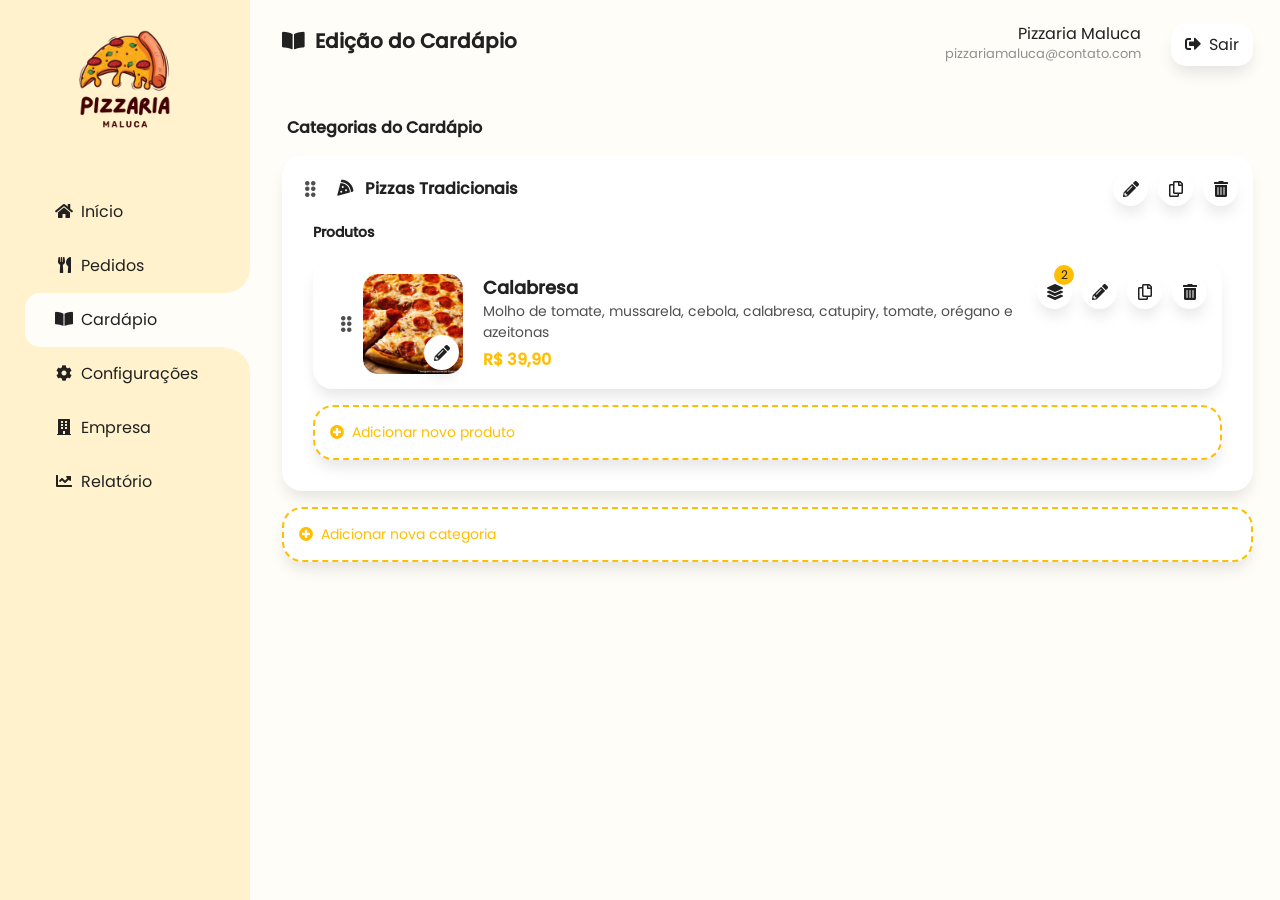
<file: client/painel/cardapio.html>
<!DOCTYPE html>
<html lang="pt-br">

<head>
  <meta charset="UTF-8">
  <meta name="viewport" content="width=device-width, initial-scale=1.0">
  <title>Painel - Pizzaria Maluca</title>

  <link rel="stylesheet" href="../css/bootstrap.min.css">
  <link rel="stylesheet" href="../css/fontawesome.css">
  <link rel="stylesheet" href="../css/animate.css">
  <link rel="stylesheet" href="../css/main.css">
  <link rel="stylesheet" href="./css/painel.css">

</head>

<body>

  <section class="bg-menu">

    <div class="menu-left">

      <div class="logo">
        <img src="../img/logo.png" width="100" alt="">
      </div>

      <div class="menus">

        <a href="./home.html" class="menu-item">
          <i class="fas fa-home"></i>Início
        </a>

        <a href="./pedidos.html" class="menu-item">
          <i class="fas fa-utensils"></i>Pedidos
        </a>

        <a href="./cardapio.html" class="menu-item active">
          <i class="fas fa-book-open"></i>Cardápio
        </a>

        <a href="./configuracoes.html" class="menu-item">
          <i class="fas fa-cog"></i>Configurações
        </a>

        <a href="./empresa.html" class="menu-item">
          <i class="fas fa-building"></i>Empresa
        </a>

        <a href="./relatorio.html" class="menu-item">
          <i class="fas fa-chart-line"></i>Relatório
        </a>

      </div>

    </div>

    <div class="conteudo">

      <div class="menu-top">
        <div class="container">
          <div class="row">
            <div class="col-12 d-flex align-items-center mt-4">

              <h1 class="title-page">
                <b>
                  <i class="fas fa-book-open"></i>&nbsp; Edição do Cardápio
                </b>
              </h1>

              <div class="container-right">
                <div class="container-dados">
                  <p>Pizzaria Maluca</p>
                  <span>pizzariamaluca@contato.com</span>
                </div>
                <a href="#" class="btn btn-white btn-sm">
                  <i class="fas fa-sign-out-alt"></i>&nbsp; Sair
                </a>
              </div>

            </div>
          </div>
        </div>
      </div>

      <div class="conteudo-inner">
        <div class="container">
          <div class="row">

            <div class="col-12" id="categorias">

              <div class="container-group mb-5">

                <p class="title-categoria mb-0"><b>Categorias do Cardápio</b></p>

                <div class="accordion" id="categoriasMenu">

                  <div class="card mt-3">
                    <div class="card-drag" id="headingOne">

                      <div class="drag-icon">
                        <i class="fas fa-ellipsis-v"></i>
                        <i class="fas fa-ellipsis-v"></i>
                      </div>

                      <div class="infos">
                        <a href="#" class="name mb-0" data-bs-toggle="collapse" data-bs-target="#collapseOne" aria-expanded="true" aria-controls="collapseOne">
                          <span class="me-2"><i class="fas fa-pizza-slice"></i></span>
                          <b>Pizzas Tradicionais</b>
                        </a>
                      </div>

                      <div class="actions">
                        <a href="#" class="icon-action">
                          <i class="fas fa-pencil-alt"></i>
                        </a>
                        <a href="#" class="icon-action">
                          <i class="far fa-copy"></i>
                        </a>
                        <a href="#" class="icon-action">
                          <i class="fas fa-trash-alt"></i>
                        </a>
                      </div>

                    </div>

                    <div id="collapseOne" class="collapse show" data-parent="#categoriasMenu">
                      <div class="card-body">

                        <p class="title-produtos mb-0"><b>Produtos</b></p>

                        <div class="lista-produtos" id="listaProdutos-one">

                          <div class="card mt-3 pl-0">
                            <div class="d-flex">
                              <div class="drag-icon-produto">
                                <i class="fas fa-ellipsis-v"></i>
                                <i class="fas fa-ellipsis-v"></i>
                              </div>
                              <div class="container-img-produto" style="background-image: url('../img/calabresa.jpg'); background-size: cover;">
                                <a href="#" class="icon-action me-1 mb-1">
                                  <i class="fas fa-pencil-alt"></i>
                                </a>
                              </div>
                              <div class="infos-produto">
                                <p class="name"><b>Calabresa</b></p>
                                <p class="description">Molho de tomate, mussarela, cebola, calabresa, catupiry, tomate, orégano e azeitonas</p>
                                <p class="price"><b>R$ 39,90</b></p>
                              </div>
                              <div class="actions">
                                <a href="#" class="icon-action">
                                  <span class="badge-adicionais">2</span>
                                  <i class="fas fa-layer-group"></i>
                                </a>
                                <a href="#" class="icon-action">
                                  <i class="fas fa-pencil-alt"></i>
                                </a>
                                <a href="#" class="icon-action">
                                  <i class="far fa-copy"></i>
                                </a>
                                <a href="#" class="icon-action">
                                  <i class="fas fa-trash-alt"></i>
                                </a>
                              </div>
                            </div>
                          </div>

                        </div>

                        <div class="card card-select mt-3">
                          <div class="infos-produto-opcional">
                            <p class="mb-0 color-primary">
                              <i class="fas fa-plus-circle"></i>&nbsp; Adicionar novo produto
                            </p>
                          </div>
                        </div>

                      </div>
                    </div>

                  </div>

                </div>

                <div class="card card-select mt-3">
                  <div class="infos-produto-opcional">
                    <p class="mb-0 color-primary">
                      <i class="fas fa-plus-circle"></i>&nbsp; Adicionar nova categoria
                    </p>
                  </div>
                </div>

              </div>

            </div>

          </div>
        </div>
      </div>

    </div>

  </section>

  <script type="text/javascript" src="../js/jquery-ui.js"></script>
  <script type="text/javascript" src="../js/jquery.min.js"></script>
  <script type="text/javascript" src="../js/bootstrap.bundle.min.js"></script>

</body>

</html>
</file>
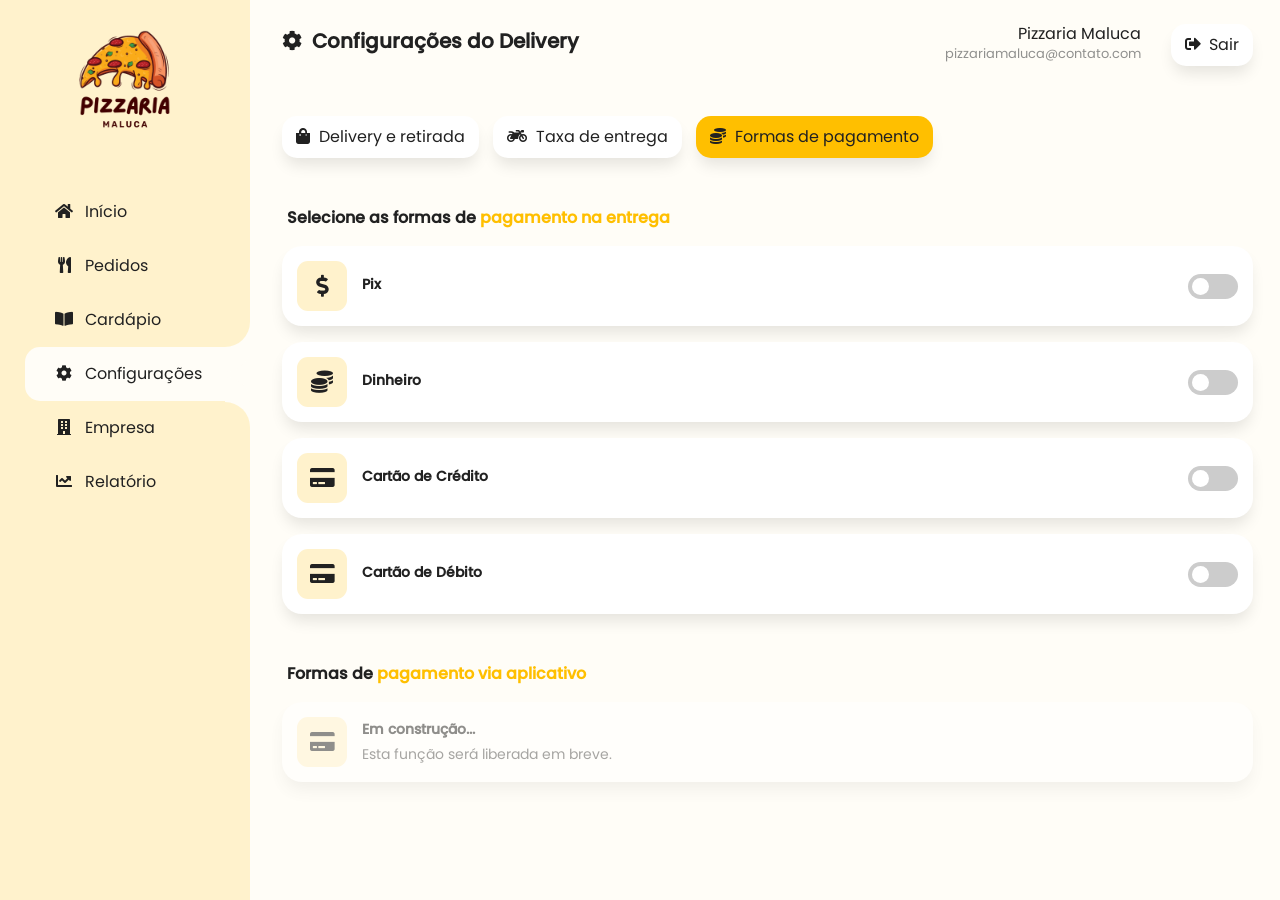
<file: client/painel/configuracoes.html>
<!DOCTYPE html>
<html lang="en">

<head>
  <meta charset="UTF-8">
  <meta name="viewport" content="width=device-width, initial-scale=1.0">
  <title>Painel - Pizzaria Maluca</title>

  <link rel="stylesheet" href="../css/bootstrap.min.css" />
  <link rel="stylesheet" href="../css/fontawesome.css" />
  <link rel="stylesheet" href="../css/animate.css" />
  <link rel="stylesheet" href="../css/main.css" />
  <link rel="stylesheet" href="./css/painel.css" />

</head>

<body>

  <section class="bg-menu">

    <div class="menu-left">

      <div class="logo">
        <img src="../img/logo.png" width="100" />
      </div>

      <div class="menus">

        <a href="./home.html" class="menu-item">
          <i class="fas fa-home"></i> Início
        </a>

        <a href="./pedidos.html" class="menu-item">
          <i class="fas fa-utensils"></i> Pedidos
        </a>

        <a href="./cardapio.html" class="menu-item">
          <i class="fas fa-book-open"></i> Cardápio
        </a>

        <a href="./configuracoes.html" class="menu-item active">
          <i class="fas fa-cog"></i> Configurações
        </a>

        <a href="./empresa.html" class="menu-item">
          <i class="fas fa-building"></i> Empresa
        </a>

        <a href="./relatorio.html" class="menu-item">
          <i class="fas fa-chart-line"></i> Relatório
        </a>

      </div>

    </div>

    <div class="conteudo">

      <div class="menu-top">
        <div class="container">
          <div class="row">
            <div class="col-12 d-flex align-items-center mt-4">

              <h1 class="title-page">
                <b>
                  <i class="fas fa-cog"></i>&nbsp; Configurações do Delivery
                </b>
              </h1>

              <div class="container-right">
                <div class="container-dados">
                  <p>Pizzaria Maluca</p>
                  <span>pizzariamaluca@contato.com</span>
                </div>
                <a href="#" class="btn btn-white btn-sm">
                  <i class="fas fa-sign-out-alt"></i>&nbsp; Sair
                </a>
              </div>

            </div>
          </div>
        </div>
      </div>

      <div class="conteudo-inner">
        <div class="container">
          <div class="row">

            <div class="col-12">

              <div class="menus-config">
                <a href="#" class="btn btn-white btn-sm">
                  <i class="fas fa-shopping-bag"></i> Delivery e retirada
                </a>
                <a href="#" class="btn btn-white btn-sm">
                  <i class="fas fa-motorcycle"></i> Taxa de entrega
                </a>
                <a href="#" class="btn btn-white btn-sm active">
                  <i class="fas fa-coins"></i> Formas de pagamento
                </a>
              </div>

            </div>

            <div class="col-12 mt-5 hidden" id="delivery-retirada">

              <p class="title-categoria mb-0">
                <b>Selecione as opções de entrega da sua loja</b>
              </p>

              <div class="container-group mb-3">
                <div class="card card-address cursor-default mt-3">
                  <div class="img-icon-details">
                    <i class="fas fa-box"></i>
                  </div>
                  <div class="infos config">
                    <p class="name mb-1"><b>Retirada</b></p>
                    <label class="switch">
                      <input type="checkbox" />
                      <span class="slider round"></span>
                      <span class="text mb-0">Desligado</span>
                    </label>
                  </div>
                  <div class="tempo disabled">
                    <div class="form-group">
                      <label><b>Tempo mínimo retirada (min)</b></label>
                      <input type="number" class="form-control" placeholder="20" disabled />
                    </div>
                    <div class="form-group">
                      <label><b>Tempo máximo retirada (min)</b></label>
                      <input type="number" class="form-control" placeholder="20" disabled />
                    </div>
                  </div>
                  <a class="btn btn-yellow btn-sm ms-4 disabled">
                    <i class="fas fa-check"></i>&nbsp; Salvar
                  </a>
                </div>
              </div>

              <div class="container-group mb-3">
                <div class="card card-address cursor-default mt-3">
                  <div class="img-icon-details">
                    <i class="fas fa-motorcycle"></i>
                  </div>
                  <div class="infos config">
                    <p class="name mb-1"><b>Delivery</b></p>
                    <label class="switch">
                      <input type="checkbox" checked />
                      <span class="slider round"></span>
                      <span class="text mb-0">Ligado</span>
                    </label>
                  </div>
                </div>
              </div>

            </div>

            <div class="col-12 mt-5 hidden" id="taxa-entrega">

              <p class="title-categoria mb-0">
                <b>Selecione as opções de taxas de entrega</b>
              </p>

              <div class="container-group inline mb-3">

                <div class="card mt-3">
                  <div class="group-select">
                    <div class="checks">
                      <label class="container-check">
                        <input type="checkbox" />
                        <span class="checkmark"></span>
                        Sem taxa
                      </label>
                    </div>
                  </div>
                </div>

                <div class="card mt-3">
                  <div class="group-select">
                    <div class="checks">
                      <label class="container-check">
                        <input type="checkbox" />
                        <span class="checkmark"></span>
                        Taxa única
                      </label>
                    </div>
                  </div>
                </div>

                <div class="card mt-3">
                  <div class="group-select">
                    <div class="checks">
                      <label class="container-check">
                        <input type="checkbox" />
                        <span class="checkmark"></span>
                        Taxa por distância
                      </label>
                    </div>
                  </div>
                </div>



              </div>

              <div class="container-group mb-3 hidden" id="container-sem-taxa">
                <div class="card card-address cursor-default mt-4">
                  <div class="infos">
                    <p class="name mb-0"><b>Nenhuma taxa será cobrada na entrega.</b></p>
                  </div>
                </div>
              </div>

              <div class="container-group mb-3 hidden" id="container-taxa-unica">
                <div class="card card-address cursor-default mt-4 pb-4 justify-content-start">

                  <div class="tempo">
                    <div class="form-group form-sm">
                      <label><b>Taxa (R$)</b></label>
                      <input type="text" class="form-control" placeholder="R$ 20,00" />
                    </div>
                    <div class="form-group me-3">
                      <label><b>Tempo mínimo entrega (min)</b></label>
                      <input type="text" class="form-control" placeholder="30" />
                    </div>
                    <div class="form-group">
                      <label><b>Tempo máximo entrega (min)</b></label>
                      <input type="text" class="form-control" placeholder="60" />
                    </div>
                  </div>
                  <a href="#" class="btn btn-yellow btn-sm ms-4">
                    <i class="fas fa-check"></i>&nbsp; Salvar Alterações
                  </a>

                </div>
              </div>

              <div class="container-group mb-3" id="container-taxa-distancia">

                <div class="card card-address cursor-default mt-4 pb-4 ps-4 justify-content-start">

                  <div class="tempo">
                    <div class="form-group form-sm">
                      <label><b>Distância (km)</b></label>
                      <input type="text" class="form-control" placeholder="5" />
                    </div>
                    <div class="form-group form-sm">
                      <label><b>Taxa (R$)</b></label>
                      <input type="text" class="form-control" placeholder="R$ 20,00" />
                    </div>
                    <div class="form-group me-3">
                      <label><b>Tempo mínimo entrega (min)</b></label>
                      <input type="text" class="form-control" placeholder="30" />
                    </div>
                    <div class="form-group">
                      <label><b>Tempo máximo entrega (min)</b></label>
                      <input type="text" class="form-control" placeholder="60" />
                    </div>
                  </div>
                  <a href="#" class="btn btn-yellow btn-sm ms-4">
                    <i class="fas fa-plus"></i>&nbsp; Adicionar
                  </a>

                </div>

                <p class="title-categoria mb-0 mt-5">
                  <b>Lista das taxas cadastradas:</b>
                </p>

                <div class="card mt-3">

                  <table class="table table-hover">
                    <thead>
                      <tr>
                        <th><b>Distância (km)</b></th>
                        <th><b>Taxa (R$)</b></th>
                        <th><b>Tempo de entrega (min)</b></th>
                        <th><b>Status</b></th>
                        <th><b>Ações</b></th>
                      </tr>
                    </thead>
                    <tbody>
                      <tr>
                        <td>Até 5km</td>
                        <td>R$ 5,00</td>
                        <td>de 60 a 90 min</td>
                        <td>
                          <span class="badge badge-success">Ativado</span>
                        </td>
                        <td>
                          <div class="dropdown">
                            <button class="btn btn-white btn-sm" type="button" data-bs-toggle="dropdown" aria-expanded="false">
                              <i class="fas fa-ellipsis-v"></i>
                            </button>
                            <div class="dropdown-menu">
                              <a href="#" class="dropdown-item">
                                <i class="fas fa-check"></i>&nbsp; <b>Ativar</b>
                              </a>
                              <a href="#" class="dropdown-item color-red">
                                <i class="fas fa-trash-alt"></i>&nbsp; <b>Remover</b>
                              </a>
                            </div>
                          </div>
                        </td>
                      </tr>
                      <tr>
                        <td>Até 5km</td>
                        <td>R$ 5,00</td>
                        <td>de 60 a 90 min</td>
                        <td>
                          <span class="badge badge-danger">Desativado</span>
                        </td>
                        <td>
                          <div class="dropdown">
                            <button class="btn btn-white btn-sm" type="button" data-bs-toggle="dropdown" aria-expanded="false">
                              <i class="fas fa-ellipsis-v"></i>
                            </button>
                            <div class="dropdown-menu">
                              <a href="#" class="dropdown-item">
                                <i class="fas fa-check"></i>&nbsp; <b>Ativar</b>
                              </a>
                              <a href="#" class="dropdown-item color-red">
                                <i class="fas fa-trash-alt"></i>&nbsp; <b>Remover</b>
                              </a>
                            </div>
                          </div>
                        </td>
                      </tr>
                    </tbody>
                  </table>

                </div>

              </div>

            </div>

            <div class="col-12 mt-5" id="forma-pagamento">

              <p class="title-categoria mb-0">
                <b>Selecione as formas de <b class="color-primary">pagamento na entrega</b></b>
              </p>

              <div class="container-group mb-3">
                <div class="card card-address cursor-default mt-3">
                  <div class="img-icon-details">
                    <i class="fas fa-dollar-sign"></i>
                  </div>
                  <div class="infos">
                    <p class="name mb-1"><b>Pix</b></p>
                  </div>
                  <label class="switch">
                    <input type="checkbox">
                    <span class="slider round"></span>
                  </label>
                </div>
              </div>

              <div class="container-group mb-3">
                <div class="card card-address cursor-default mt-3">
                  <div class="img-icon-details">
                    <i class="fas fa-coins"></i>
                  </div>
                  <div class="infos">
                    <p class="name mb-1"><b>Dinheiro</b></p>
                  </div>
                  <label class="switch">
                    <input type="checkbox">
                    <span class="slider round"></span>
                  </label>
                </div>
              </div>

              <div class="container-group mb-3">
                <div class="card card-address cursor-default mt-3">
                  <div class="img-icon-details">
                    <i class="fas fa-credit-card"></i>
                  </div>
                  <div class="infos">
                    <p class="name mb-1"><b>Cartão de Crédito</b></p>
                  </div>
                  <label class="switch">
                    <input type="checkbox">
                    <span class="slider round"></span>
                  </label>
                </div>
              </div>

              <div class="container-group mb-3">
                <div class="card card-address cursor-default mt-3">
                  <div class="img-icon-details">
                    <i class="fas fa-credit-card"></i>
                  </div>
                  <div class="infos">
                    <p class="name mb-1"><b>Cartão de Débito</b></p>
                  </div>
                  <label class="switch">
                    <input type="checkbox">
                    <span class="slider round"></span>
                  </label>
                </div>
              </div>

              <p class="title-categoria mb-0 mt-5">
                <b>Formas de <b class="color-primary">pagamento via aplicativo</b></b>
              </p>

              <div class="container-group mb-3 opacity-05">
                <div class="card card-address cursor-default mt-3">
                  <div class="img-icon-details">
                    <i class="fas fa-credit-card"></i>
                  </div>
                  <div class="infos">
                    <p class="name mb-1"><b>Em construção...</b></p>
                    <span class="text mb-0">Esta função será liberada em breve.</span>
                  </div>
                </div>
              </div>



            </div>

          </div>
        </div>
      </div>

    </div>

  </section>

  <script type="text/javascript" src="../js/bootstrap.bundle.min.js"></script>

</body>

</html>
</file>
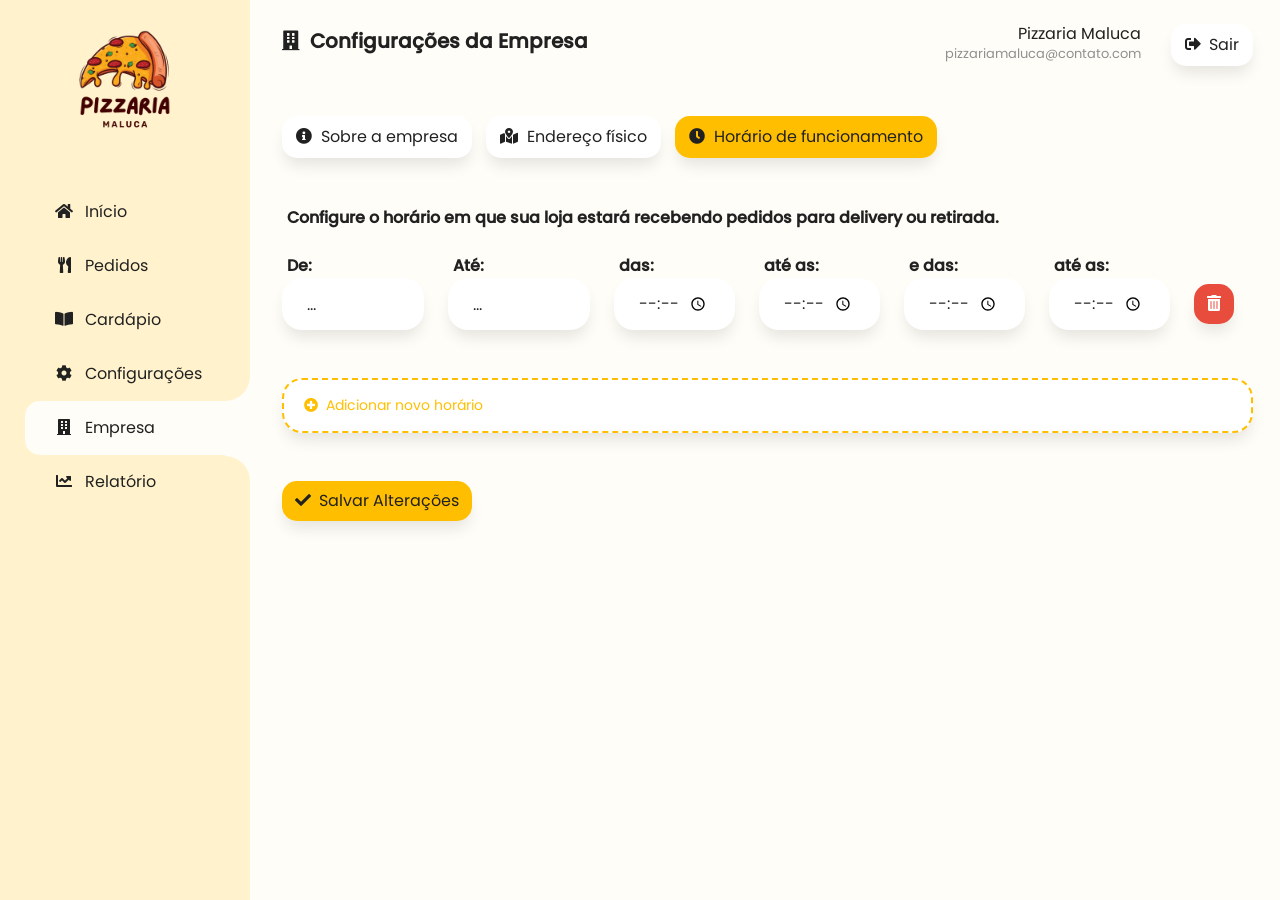
<file: client/painel/empresa.html>
<!DOCTYPE html>
<html lang="en">

<head>
  <meta charset="UTF-8">
  <meta name="viewport" content="width=device-width, initial-scale=1.0">
  <title>Painel - Pizzaria Maluca</title>

  <link rel="stylesheet" href="../css/bootstrap.min.css" />
  <link rel="stylesheet" href="../css/fontawesome.css" />
  <link rel="stylesheet" href="../css/animate.css" />
  <link rel="stylesheet" href="../css/main.css" />
  <link rel="stylesheet" href="./css/painel.css" />

</head>

<body>

  <section class="bg-menu">

    <div class="menu-left">

      <div class="logo">
        <img src="../img/logo.png" width="100" />
      </div>

      <div class="menus">

        <a href="./home.html" class="menu-item">
          <i class="fas fa-home"></i> Início
        </a>

        <a href="./pedidos.html" class="menu-item">
          <i class="fas fa-utensils"></i> Pedidos
        </a>

        <a href="./cardapio.html" class="menu-item">
          <i class="fas fa-book-open"></i> Cardápio
        </a>

        <a href="./configuracoes.html" class="menu-item">
          <i class="fas fa-cog"></i> Configurações
        </a>

        <a href="./empresa.html" class="menu-item active">
          <i class="fas fa-building"></i> Empresa
        </a>

        <a href="./relatorio.html" class="menu-item">
          <i class="fas fa-chart-line"></i> Relatório
        </a>

      </div>

    </div>

    <div class="conteudo">

      <div class="menu-top">
        <div class="container">
          <div class="row">
            <div class="col-12 d-flex align-items-center mt-4">

              <h1 class="title-page">
                <b>
                  <i class="fas fa-building"></i>&nbsp; Configurações da Empresa
                </b>
              </h1>

              <div class="container-right">
                <div class="container-dados">
                  <p>Pizzaria Maluca</p>
                  <span>pizzariamaluca@contato.com</span>
                </div>
                <a href="#" class="btn btn-white btn-sm">
                  <i class="fas fa-sign-out-alt"></i>&nbsp; Sair
                </a>
              </div>

            </div>
          </div>
        </div>
      </div>

      <div class="conteudo-inner">
        <div class="container">
          <div class="row">

            <div class="col-12">

              <div class="menus-config">
                <a href="#" class="btn btn-white btn-sm">
                  <i class="fas fa-info-circle"></i> Sobre a empresa
                </a>
                <a href="#" class="btn btn-white btn-sm">
                  <i class="fas fa-map-marked-alt"></i> Endereço físico
                </a>
                <a href="#" class="btn btn-white btn-sm active">
                  <i class="fas fa-clock"></i> Horário de funcionamento
                </a>
              </div>

            </div>

            <div class="col-12 mt-5 hidden" id="sobre">

              <div class="d-flex">
                <div class="logo-empresa">
                  <div class="container-img-sobre" style="background-image: url('../img/logo.png'); background-size: 70%;">
                    <a href="#" class="icon-action me-1 mb-1" data-bs-toggle="tooltip" data-bs-placement="top" title="Editar">
                      <i class="fa fa-pencil-alt"></i>
                    </a>
                  </div>
                </div>
                <div class="detalhes-empresa">

                  <p class="title-categoria mb-0">
                    <b>Nome da empresa:</b>
                  </p>

                  <div class="form-group mt-2">
                    <input type="text" class="form-control">
                  </div>

                  <p class="title-categoria mb-0 mt-4">
                    <b>Sobre a empresa:</b>
                  </p>

                  <div class="form-group mt-2">
                    <textarea class="form-control"></textarea>
                  </div>

                  <a href="#" class="btn btn-yellow btn-sm mt-5">
                    <i class="fas fa-check"></i>&nbsp; Salvar Alterações
                  </a>

                </div>
              </div>

            </div>

            <div class="col-12 mt-5 hidden" id="endereco">

              <div class="row">

                <div class="col-3">
                  <div class="form-group container-cep">
                    <p class="title-categoria mb-0"><b>CEP:</b></p>
                    <input type="text" class="form-control">
                    <a href="#" class="btn btn-yellow btn-sm">
                      <i class="fa fa-search"></i>
                    </a>
                  </div>
                </div>

                <div class="col-9"></div>

                <div class="col-6">
                  <div class="form-group">
                    <p class="title-categoria mb-0 mt-4"><b>Endereço:</b></p>
                    <input type="text" class="form-control">
                  </div>
                </div>

                <div class="col-4">
                  <div class="form-group">
                    <p class="title-categoria mb-0 mt-4"><b>Bairro:</b></p>
                    <input type="text" class="form-control">
                  </div>
                </div>

                <div class="col-2">
                  <div class="form-group">
                    <p class="title-categoria mb-0 mt-4"><b>Número:</b></p>
                    <input type="text" class="form-control">
                  </div>
                </div>

                <div class="col-6">
                  <div class="form-group">
                    <p class="title-categoria mb-0 mt-4"><b>Cidade:</b></p>
                    <input type="text" class="form-control">
                  </div>
                </div>

                <div class="col-4">
                  <div class="form-group">
                    <p class="title-categoria mb-0 mt-4"><b>Complemento:</b></p>
                    <input type="text" class="form-control">
                  </div>
                </div>

                <div class="col-2">
                  <div class="form-group">
                    <p class="title-categoria mb-0 mt-4"><b>UF:</b></p>
                    <select class="form-control">
                      <option value="-1">...</option>
                      <option value="AC">AC</option>
                      <option value="AL">AL</option>
                      <option value="AP">AP</option>
                      <option value="AM">AM</option>
                      <option value="BA">BA</option>
                      <option value="CE">CE</option>
                      <option value="DF">DF</option>
                      <option value="ES">ES</option>
                      <option value="GO">GO</option>
                      <option value="MA">MA</option>
                      <option value="MT">MT</option>
                      <option value="MS">MS</option>
                      <option value="MG">MG</option>
                      <option value="PA">PA</option>
                      <option value="PB">PB</option>
                      <option value="PR">PR</option>
                      <option value="PE">PE</option>
                      <option value="PI">PI</option>
                      <option value="RJ">RJ</option>
                      <option value="RN">RN</option>
                      <option value="RS">RS</option>
                      <option value="RO">RO</option>
                      <option value="RR">RR</option>
                      <option value="SC">SC</option>
                      <option value="SP">SP</option>
                      <option value="SE">SE</option>
                      <option value="TO">TO</option>
                    </select>
                  </div>
                </div>

              </div>

              <a href="#" class="btn btn-yellow btn-sm mt-5">
                <i class="fas fa-check"></i>&nbsp; Salvar Alterações
              </a>

            </div>

            <div class="col-12 mt-5" id="horario">

              <p class="title-categoria mb-0 mb-4">
                <b>Configure o horário em que sua loja estará recebendo pedidos para delivery ou retirada.</b>
              </p>

              <div class="row horario mb-4">

                <div class="col-2">
                  <div class="form-group">
                    <p class="title-categoria mb-0"><b>De:</b></p>
                    <select class="form-control">
                      <option value="-1">...</option>
                      <option value="0">Domingo</option>
                      <option value="1">Segunda</option>
                      <option value="2">Terça</option>
                      <option value="3">Quarta</option>
                      <option value="4">Quinta</option>
                      <option value="5">Sexta</option>
                      <option value="6">Sábado</option>
                    </select>
                  </div>
                </div>

                <div class="col-2">
                  <div class="form-group">
                    <p class="title-categoria mb-0"><b>Até:</b></p>
                    <select class="form-control">
                      <option value="-1">...</option>
                      <option value="0">Domingo</option>
                      <option value="1">Segunda</option>
                      <option value="2">Terça</option>
                      <option value="3">Quarta</option>
                      <option value="4">Quinta</option>
                      <option value="5">Sexta</option>
                      <option value="6">Sábado</option>
                    </select>
                  </div>
                </div>

                <div class="col-7">
                  <div class="row">

                    <div class="col-3">
                      <div class="form-group">
                        <p class="title-categoria mb-0"><b>das:</b></p>
                        <input type="time" class="form-control">
                      </div>
                    </div>

                    <div class="col-3">
                      <div class="form-group">
                        <p class="title-categoria mb-0"><b>até as:</b></p>
                        <input type="time" class="form-control">
                      </div>
                    </div>

                    <div class="col-3">
                      <div class="form-group">
                        <p class="title-categoria mb-0"><b>e das:</b></p>
                        <input type="time" class="form-control">
                      </div>
                    </div>

                    <div class="col-3">
                      <div class="form-group">
                        <p class="title-categoria mb-0"><b>até as:</b></p>
                        <input type="time" class="form-control">
                      </div>
                    </div>

                  </div>
                </div>

                <div class="col-1">
                  <a href="#" class="btn btn-red btn-sm">
                    <i class="fas fa-trash-alt"></i>
                  </a>
                </div>

              </div>

              <div class="card card-select mt-5">
                <div class="infos-produto-opcional">
                  <p class="mb-0 color-primary">
                    <i class="fas fa-plus-circle"></i>&nbsp; Adicionar novo horário
                  </p>
                </div>
              </div>

              <a href="#" class="btn btn-yellow btn-sm mt-5">
                <i class="fas fa-check"></i>&nbsp; Salvar Alterações
              </a>

            </div>

          </div>
        </div>
      </div>

    </div>

  </section>

  <script type="text/javascript" src="../js/bootstrap.bundle.min.js"></script>

</body>

</html>
</file>
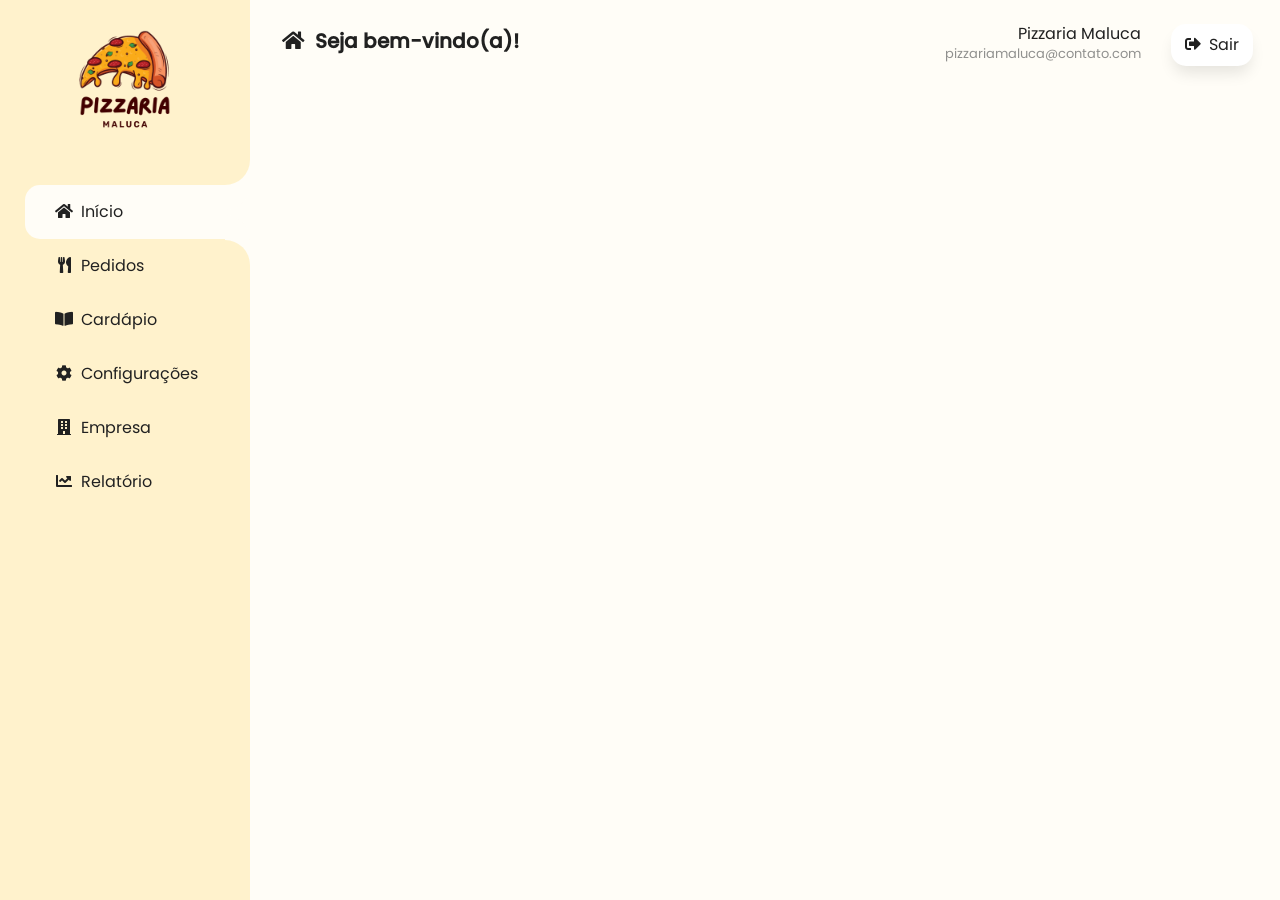
<file: client/painel/home.html>
<!DOCTYPE html>
<html lang="pt-br">

<head>
  <meta charset="UTF-8">
  <meta name="viewport" content="width=device-width, initial-scale=1.0">
  <title>Painel - Pizzaria Maluca</title>

  <link rel="stylesheet" href="../css/bootstrap.min.css">
  <link rel="stylesheet" href="../css/fontawesome.css">
  <link rel="stylesheet" href="../css/animate.css">
  <link rel="stylesheet" href="../css/main.css">
  <link rel="stylesheet" href="./css/painel.css">

</head>

<body>

  <section class="bg-menu">

    <div class="menu-left">

      <div class="logo">
        <img src="../img/logo.png" width="100" alt="">
      </div>

      <div class="menus">

        <a href="./home.html" class="menu-item active">
          <i class="fas fa-home"></i>Início
        </a>

        <a href="./pedidos.html" class="menu-item">
          <i class="fas fa-utensils"></i>Pedidos
        </a>

        <a href="#" class="menu-item">
          <i class="fas fa-book-open"></i>Cardápio
        </a>

        <a href="#" class="menu-item">
          <i class="fas fa-cog"></i>Configurações
        </a>

        <a href="#" class="menu-item">
          <i class="fas fa-building"></i>Empresa
        </a>

        <a href="#" class="menu-item">
          <i class="fas fa-chart-line"></i>Relatório
        </a>

      </div>

    </div>

    <div class="conteudo">

      <div class="menu-top">
        <div class="container">
          <div class="row">
            <div class="col-12 d-flex align-items-center mt-4">

              <h1 class="title-page">
                <b>
                  <i class="fas fa-home"></i>&nbsp; Seja bem-vindo(a)!
                </b>
              </h1>

              <div class="container-right">
                <div class="container-dados">
                  <p>Pizzaria Maluca</p>
                  <span>pizzariamaluca@contato.com</span>
                </div>
                <a href="#" class="btn btn-white btn-sm">
                  <i class="fas fa-sign-out-alt"></i>&nbsp; Sair
                </a>
              </div>

            </div>
          </div>
        </div>
      </div>

      <div class="conteudo-inner">

      </div>

    </div>

  </section>

  <script type="text/javascript" src="../js/bootstrap.bundle.min.js"></script>

</body>

</html>
</file>
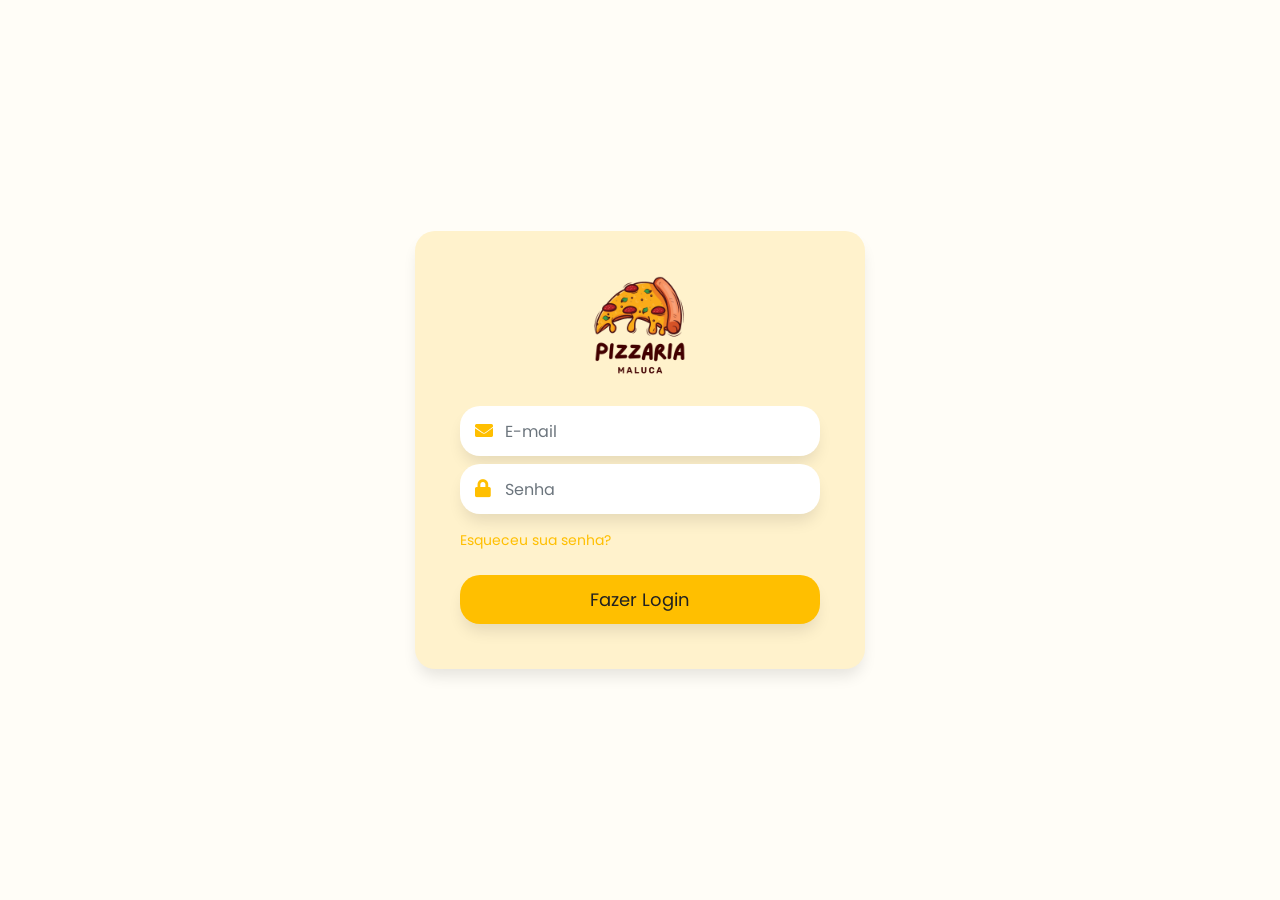
<file: client/painel/login.html>
<!DOCTYPE html>
<html lang="pt-br">
  <head>
    <meta charset="UTF-8" />
    <meta name="viewport" content="width=device-width, initial-scale=1.0" />
    <title>Painel - Pizzaria Maluca</title>

    <link rel="stylesheet" href="../css/bootstrap.min.css" />
    <link rel="stylesheet" href="../css/fontawesome.css" />
    <link rel="stylesheet" href="../css/animate.css" />
    <link rel="stylesheet" href="../css/main.css" />
    <link rel="stylesheet" href="./css/painel.css" />
  </head>

  <body>
    <section class="login">
      <div class="card card-login">
        <img src="../img/logo.png" width="100" alt="" />

        <div class="form-group mb-2">
          <span class="icon-form">
            <i class="fas fa-envelope"></i>
          </span>
          <input
            id="txtEmailLogin"
            type="email"
            class="form-control"
            placeholder="E-mail"
          />
        </div>

        <div class="form-group mb-3">
          <span class="icon-form">
            <i class="fas fa-lock"></i>
          </span>
          <input
            id="txtSenhaLogin"
            type="password"
            class="form-control"
            placeholder="Senha"
          />
        </div>

        <a href="#" class="link"> Esqueceu sua senha? </a>

        <a id="btnLogin" href="#" class="btn btn-yellow btn-login mt-4">
          Fazer Login
        </a>
      </div>
    </section>

    <script type="text/javascript" src="../js/bootstrap.bundle.min.js"></script>
    <script type="text/javascript" src="../js/app.js"></script>
    <script type="text/javascript" src="./js/login.js"></script>
  </body>
</html>
</file>
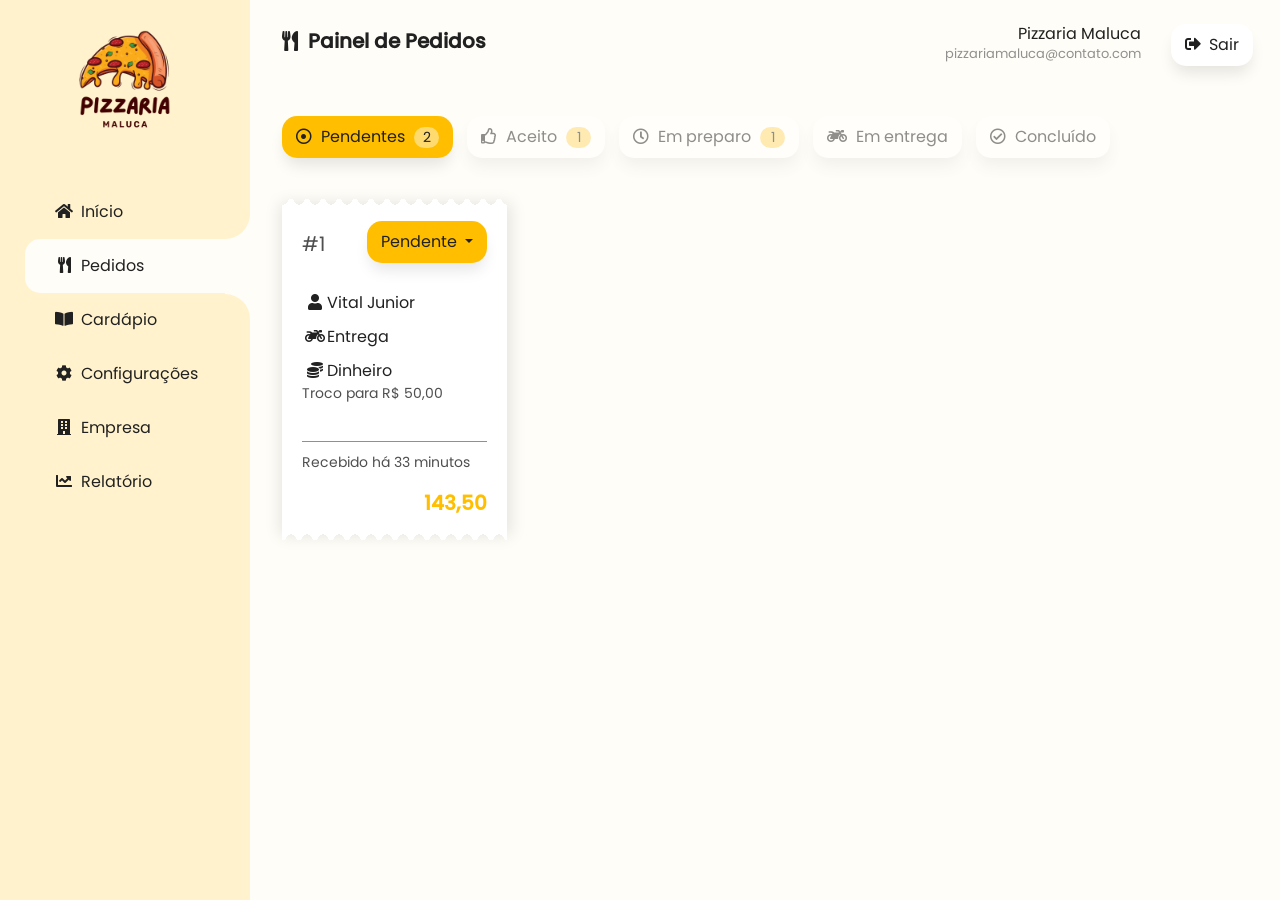
<file: client/painel/pedidos.html>
<!DOCTYPE html>
<html lang="pt-br">

<head>
  <meta charset="UTF-8">
  <meta name="viewport" content="width=device-width, initial-scale=1.0">
  <title>Painel - Pizzaria Maluca</title>

  <link rel="stylesheet" href="../css/bootstrap.min.css">
  <link rel="stylesheet" href="../css/fontawesome.css">
  <link rel="stylesheet" href="../css/animate.css">
  <link rel="stylesheet" href="../css/main.css">
  <link rel="stylesheet" href="./css/painel.css">

</head>

<body>

  <section class="bg-menu">

    <div class="menu-left">

      <div class="logo">
        <img src="../img/logo.png" width="100" alt="">
      </div>

      <div class="menus">

        <a href="./home.html" class="menu-item">
          <i class="fas fa-home"></i>Início
        </a>

        <a href="./pedidos.html" class="menu-item active">
          <i class="fas fa-utensils"></i>Pedidos
        </a>

        <a href="./cardapio.html" class="menu-item">
          <i class="fas fa-book-open"></i>Cardápio
        </a>

        <a href="./configuracoes.html" class="menu-item">
          <i class="fas fa-cog"></i>Configurações
        </a>

        <a href="./empresa.html" class="menu-item">
          <i class="fas fa-building"></i>Empresa
        </a>

        <a href="./relatorio.html" class="menu-item">
          <i class="fas fa-chart-line"></i>Relatório
        </a>

      </div>

    </div>

    <div class="conteudo">

      <div class="menu-top">
        <div class="container">
          <div class="row">
            <div class="col-12 d-flex align-items-center mt-4">

              <h1 class="title-page">
                <b>
                  <i class="fas fa-utensils"></i>&nbsp; Painel de Pedidos
                </b>
              </h1>

              <div class="container-right">
                <div class="container-dados">
                  <p>Pizzaria Maluca</p>
                  <span>pizzariamaluca@contato.com</span>
                </div>
                <a href="#" class="btn btn-white btn-sm">
                  <i class="fas fa-sign-out-alt"></i>&nbsp; Sair
                </a>
              </div>

            </div>
          </div>
        </div>
      </div>

      <div class="conteudo-inner">
        <div class="container">
          <div class="row">

            <div class="col-12">
              <div class="menus-pedido">

                <a href="#" class="btn btn-white btn-sm active">
                  <i class="far fa-dot-circle"></i> Pendentes
                  <span class="badge-total-pedidos">2</span>
                </a>

                <a href="#" class="btn btn-white btn-sm">
                  <i class="far fa-thumbs-up"></i> Aceito
                  <span class="badge-total-pedidos">1</span>
                </a>

                <a href="#" class="btn btn-white btn-sm">
                  <i class="far fa-clock"></i> Em preparo
                  <span class="badge-total-pedidos">1</span>
                </a>

                <a href="#" class="btn btn-white btn-sm">
                  <i class="fas fa-motorcycle"></i> Em entrega
                </a>

                <a href="#" class="btn btn-white btn-sm">
                  <i class="far fa-check-circle"></i> Concluído
                </a>

              </div>
            </div>

            <div class="col-12">
              <div class="row lista-pedidos mt-5">

                <div class="col-3">
                  <div class="card card-pedido">

                    <div class="card-pedido-header">
                      <div class="dropdown">
                        <button class="btn btn-white btn-sm dropdown-toggle active" type="button" data-bs-toggle="dropdown" aria-expanded="false" id="menuAcoes">
                          Pendente
                        </button>
                        <div class="dropdown-menu" aria-labelledby="menuAcoes">
                          <a href="#" class="dropdown-item">Mover para <b>Aceito</b> <i class="far fa-thumbs-up"></i></a>
                          <a href="#" class="dropdown-item">Mover para <b>Em preparo</b> <i class="far fa-clock"></i></a>
                          <a href="#" class="dropdown-item">Mover para <b>Em entrega</b> <i class="fas fa-motorcycle"></i></a>
                          <a href="#" class="dropdown-item">Mover para <b>Concluído</b> <i class="fas fa-check-circle"></i></a>
                          <a href="#" class="dropdown-item">Recusar Pedido <i class="fas fa-times-circle"></i></a>
                        </div>
                      </div>
                      <p class="numero-pedido mt-2">#1</p>
                    </div>

                    <div class="card-content" data-bs-toggle="modal" data-bs-target="#modalDetalhes">

                      <div class="card-pedido-body mt-3">
                        <p class="info-pedido">
                          <i class="fas fa-user"></i>Vital Junior
                        </p>
                        <p class="info-pedido">
                          <i class="fas fa-motorcycle"></i>Entrega
                        </p>
                        <p class="info-pedido">
                          <i class="fas fa-coins"></i>Dinheiro
                          <span>Troco para R$ 50,00</span>
                        </p>
                      </div>

                      <div class="separate"></div>

                      <div class="card-pedido-footer">
                        <p class="horario-pedido">Recebido há 33 minutos</p>
                        <p class="total-pedido"><b>143,50</b></p>
                      </div>

                    </div>

                  </div>
                </div>

              </div>
            </div>

          </div>
        </div>
      </div>

    </div>

  </section>

  <div id="modalDetalhes" class="modal fade" tabindex="-1" role="dialog">
    <div class="modal-dialog" role="document">
      <div class="modal-content">
        <div class="modal-header">
          <h5 class="modal-title">#1 <span class="horario-pedido">Recebido há 33 minutos</span></h5>
          <button class="btn btn-white btn-sm" type="button" data-bs-dismiss="modal" aria-label="Close">
            <i class="fas fa-times"></i>&nbsp; Fechar
          </button>
        </div>
        <div class="modal-body">

          <div class="container-dados-pedido pt-1">
            <div class="row">

              <div class="col-12">
                <div class="card card-address cursor-default">
                  <div class="img-icon-details">
                    <i class="fas fa-user"></i>
                  </div>
                  <div class="infos pr-0">
                    <div class="d-flex">
                      <p class="name mb-0"><b>Vital Junior</b></p>
                      <span class="text mb-0">(71) 99253-8419</span>
                    </div>
                    <div class="d-flex">
                      <span class="info-pedido mb-0">
                        Recebido em 21/08às 18:00
                      </span>
                      <span class="info-pedido mb-0 link">
                        <i class="fas fa-motorcycle"></i> Entrega
                      </span>
                    </div>
                  </div>
                </div>
              </div>

              <div class="col-12">
                <div class="card card-address cursor-default mt-2">
                  <div class="img-icon-details">
                    <i class="fas fa-coins"></i>
                  </div>
                  <div class="infos pr-0">
                    <p class="name mb-0"><b>Dinheiro</b></p>
                    <span class="text mb-0">Troco para: R$ 50,00</span>
                  </div>
                </div>

                <div class="col-12">
                  <div class="card card-address mt-2">
                    <div class="img-icon-details">
                      <i class="fas fa-coins"></i>
                    </div>
                    <div class="infos pr-0">
                      <p class="name mb-0"><b>Rua Olá Mundo, 123, Meu Bairro</b></p>
                      <span class="text mb-0">Cidade-BA / CEP: 12345-678</span>
                    </div>
                    <div class="icon-edit">
                      <i class="fas fa-location-arrow"></i>
                    </div>
                  </div>
                </div>

              </div>
            </div>
          </div>

          <div class="container-itens-pedido carrinho">

            <div id="itensPedido">

              <div class="card-item mb-2 pr-0">

                <div class="container-detalhes">

                  <div class="detalhes-produto">

                    <div class="infos-produto">
                      <p class="name"><b>1x Calabresa</b></p>
                      <p class="price"><b>R$ 39,90</b></p>
                    </div>

                    <div class="infos-produto">
                      <p class="name-opcional mb-0">1x Borda de Catupiry</p>
                      <p class="price-opcional mb-0">+ R$ 8,90</p>
                    </div>

                    <div class="infos-produto">
                      <p class="obs-opcional mb-0">- Observação para enviar talheres de plástico</p>
                    </div>

                  </div>

                </div>

              </div>

              <div class="card-item mb-2 pr-0">

                <div class="container-detalhes">

                  <div class="detalhes-produto">

                    <div class="infos-produto">
                      <p class="name"><b>1x 4 Queijos</b></p>
                      <p class="price"><b>R$ 39,90</b></p>
                    </div>

                    <div class="infos-produto">
                      <p class="name-opcional mb-0">1x Borda de Catupiry</p>
                      <p class="price-opcional mb-0">+ R$ 8,90</p>
                    </div>

                  </div>

                </div>

              </div>

              <div class="card-item mb-2">
                <div class="detalhes-produto">

                  <div class="infos-produto">
                    <p class="name mb-0"><i class="fas fa-motorcycle"></i>&nbsp; <b>Taxa de entrega</b></p>
                    <p class="price mb-0"><b>+ R$ 15,00</b></p>
                  </div>

                </div>
              </div>

              <div class="card-item mb-2">
                <div class="detalhes-produto">

                  <div class="infos-produto">
                    <p class="name-total mb-0"><b>Total</b></p>
                    <p class="price-total mb-0"><b>R$ 105,50</b></p>
                  </div>

                </div>
              </div>

            </div>

            <div class="footer-btn mt-3">
              <button type="button" class="btn btn-yellow btn-sm">Aceitar Pedido</button>
            </div>

          </div>
        </div>
      </div>
    </div>

    <script type="text/javascript" src="../js/bootstrap.bundle.min.js"></script>

</body>

</html>
</file>
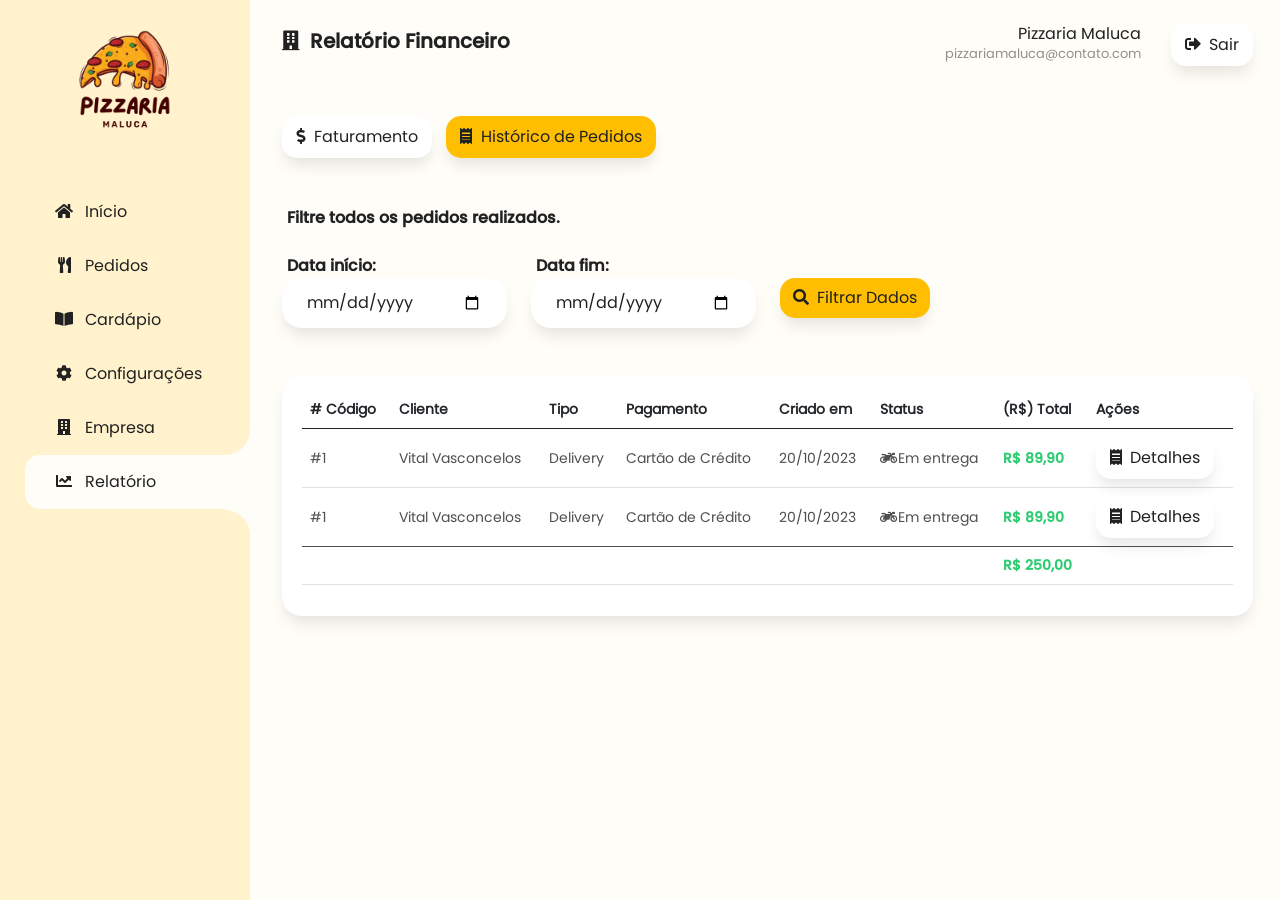
<file: client/painel/relatorio.html>
<!DOCTYPE html>
<html lang="en">

<head>
  <meta charset="UTF-8">
  <meta name="viewport" content="width=device-width, initial-scale=1.0">
  <title>Painel - Pizzaria Maluca</title>

  <link rel="stylesheet" href="../css/bootstrap.min.css" />
  <link rel="stylesheet" href="../css/fontawesome.css" />
  <link rel="stylesheet" href="../css/animate.css" />
  <link rel="stylesheet" href="../css/main.css" />
  <link rel="stylesheet" href="./css/painel.css" />

</head>

<body>

  <section class="bg-menu">

    <div class="menu-left">

      <div class="logo">
        <img src="../img/logo.png" width="100" />
      </div>

      <div class="menus">

        <a href="./home.html" class="menu-item">
          <i class="fas fa-home"></i> Início
        </a>

        <a href="./pedidos.html" class="menu-item">
          <i class="fas fa-utensils"></i> Pedidos
        </a>

        <a href="./cardapio.html" class="menu-item">
          <i class="fas fa-book-open"></i> Cardápio
        </a>

        <a href="./configuracoes.html" class="menu-item">
          <i class="fas fa-cog"></i> Configurações
        </a>

        <a href="./empresa.html" class="menu-item">
          <i class="fas fa-building"></i> Empresa
        </a>

        <a href="./relatorio.html" class="menu-item active">
          <i class="fas fa-chart-line"></i> Relatório
        </a>

      </div>

    </div>

    <div class="conteudo">

      <div class="menu-top">
        <div class="container">
          <div class="row">
            <div class="col-12 d-flex align-items-center mt-4">

              <h1 class="title-page">
                <b>
                  <i class="fas fa-building"></i>&nbsp; Relatório Financeiro
                </b>
              </h1>

              <div class="container-right">
                <div class="container-dados">
                  <p>Pizzaria Maluca</p>
                  <span>pizzariamaluca@contato.com</span>
                </div>
                <a href="#" class="btn btn-white btn-sm">
                  <i class="fas fa-sign-out-alt"></i>&nbsp; Sair
                </a>
              </div>

            </div>
          </div>
        </div>
      </div>

      <div class="conteudo-inner">
        <div class="container">
          <div class="row">

            <div class="col-12">

              <div class="menus-config">
                <a href="#" class="btn btn-white btn-sm">
                  <i class="fas fa-dollar-sign"></i> Faturamento
                </a>
                <a href="#" class="btn btn-white btn-sm active">
                  <i class="fas fa-receipt"></i> Histórico de Pedidos
                </a>
              </div>

            </div>

            <div class="col-12 mt-5 hidden" id="faturamento">

              <p class="title-categoria mb-4">
                <b>Acompanhe suas vendas e faturamento por período.</b>
              </p>

              <div class="row">

                <div class="col-3">
                  <div class="form-group">
                    <p class="title-categoria mb-0"><b>Data início:</b></p>
                    <input type="date" class="form-control">
                  </div>
                </div>

                <div class="col-3">
                  <div class="form-group">
                    <p class="title-categoria mb-0"><b>Data fim:</b></p>
                    <input type="date" class="form-control">
                  </div>
                </div>

                <div class="col-3">
                  <div class="form-group">
                    <p class="title-categoria mb-0"><b>Categoria:</b></p>
                    <select class="form-control">
                      <option value="0">Todas</option>
                      <option value="1">Delivery</option>
                      <option value="2">Retirada</option>
                    </select>
                  </div>
                </div>

                <div class="col-3">
                  <a href="#" class="btn btn-yellow btn-sm mt-4">
                    <i class="fas fa-search"></i>&nbsp; Filtrar Dados
                  </a>
                </div>

              </div>

              <div class="row mt-5">

                <div class="col-3">

                  <div class="card card-address cursor-default mb-3">
                    <div class="img-icon-details">
                      <i class="fas fa-dollar-sign"></i>
                    </div>
                    <div class="infos">
                      <p class="text mb-0"><b>Total:</b></p>
                      <p class="value-card mb-0"><b>R$ 1.564,00</b></p>
                    </div>
                  </div>

                  <div class="card card-address cursor-default mb-3">
                    <div class="img-icon-details">
                      <i class="fas fa-utensils"></i>
                    </div>
                    <div class="infos">
                      <p class="text mb-0"><b>N° Pedidos:</b></p>
                      <p class="value-card mb-0"><b>15</b></p>
                    </div>
                  </div>

                  <div class="card card-address cursor-default mb-3">
                    <div class="img-icon-details">
                      <i class="fas fa-dollar-sign"></i>
                    </div>
                    <div class="infos">
                      <p class="text mb-0"><b>Ticket Médio:</b></p>
                      <p class="value-card mb-0"><b>R$ 100,00</b></p>
                    </div>
                  </div>

                </div>

                <div class="col-9">
                  <div class="card">
                    <canvas id="graficoFaturamento"></canvas>
                  </div>
                </div>

              </div>

            </div>

            <div class="col-12 mt-5" id="historico">

              <p class="title-categoria mb-4">
                <b>Filtre todos os pedidos realizados.</b>
              </p>

              <div class="row">

                <div class="col-3">
                  <div class="form-group">
                    <p class="title-categoria mb-0"><b>Data início:</b></p>
                    <input type="date" class="form-control">
                  </div>
                </div>

                <div class="col-3">
                  <div class="form-group">
                    <p class="title-categoria mb-0"><b>Data fim:</b></p>
                    <input type="date" class="form-control">
                  </div>
                </div>

                <div class="col-3">
                  <a href="#" class="btn btn-yellow btn-sm mt-4">
                    <i class="fas fa-search"></i>&nbsp; Filtrar Dados
                  </a>
                </div>

              </div>

              <div class="card card-table mt-5">

                <div class="table-responsive">
                  <table id="data-table" class="table data-table">

                    <thead>
                      <tr>
                        <th># Código</th>
                        <th>Cliente</th>
                        <th>Tipo</th>
                        <th>Pagamento</th>
                        <th>Criado em</th>
                        <th>Status</th>
                        <th>(R$) Total</th>
                        <th>Ações</th>
                      </tr>
                    </thead>
                    <tbody>
                      <tr>
                        <td>#1</td>
                        <td>Vital Vasconcelos</td>
                        <td>Delivery</td>
                        <td>Cartão de Crédito</td>
                        <td>20/10/2023</td>
                        <td><i class="fas fa-motorcycle"></i>Em entrega</td>
                        <td><b class="color-green">R$ 89,90</b></td>
                        <td>
                          <a href="#" class="btn btn-white btn-sm">
                            <i class="fas fa-receipt"></i>&nbsp; Detalhes
                          </a>
                        </td>
                      </tr>
                      <tr>
                        <td>#1</td>
                        <td>Vital Vasconcelos</td>
                        <td>Delivery</td>
                        <td>Cartão de Crédito</td>
                        <td>20/10/2023</td>
                        <td><i class="fas fa-motorcycle"></i>Em entrega</td>
                        <td><b class="color-green">R$ 89,90</b></td>
                        <td>
                          <a href="#" class="btn btn-white btn-sm">
                            <i class="fas fa-receipt"></i>&nbsp; Detalhes
                          </a>
                        </td>
                      </tr>
                    </tbody>
                    <tfoot>
                      <tr>
                        <th colspan="6"></th>
                        <th><b class="color-green">R$ 250,00 </b></th>
                        <th></th>
                      </tr>
                    </tfoot>

                  </table>
                </div>

              </div>

            </div>

          </div>
        </div>
      </div>

    </div>

  </section>

  <script type="text/javascript" src="../js/bootstrap.bundle.min.js"></script>

</body>

</html>
</file>
<file: client/css/main.css>
@font-face {
  font-family: 'PoppinsMedium';
  src: url('../fonts/Poppins-Medium.otf');
}

@font-face {
  font-family: 'PoppinsRegular';
  src: url('../fonts/Poppins-Regular.otf');
}

:root{
  --color-background: #fffdf7;
  --color-black: #212121;
  --color-black-heavy: #000000;
  --color-text: #4f4f4f;
  --color-text-out: #90908e;
  --color-primary: #ffbf00;
  --color-primary-out: #ffda6f;
  --color-secondary: #fff2cc;
  --color-white: #ffffff;
  --color-red: #e74c3c;
  --color-green: #2ecc71;
  --color-separate: #cccccc;
  --color-input-out: #ececec;
  --box-shadow: 0px 10px 15px -3px rgba(0, 0, 0, 0.1);
}

html, body{
  font-family: 'PoppinsRegular', 'Rubik', sans-serif;
  background-color: var(--color-background);
  color: var(--color-text);
  font-size: 16px;
}

b{
  font-family: 'PoppinsMedium', 'Rubik', sans-serif;
}

.hidden{
  display: none!important;
}

.pr-0{
  padding-right: 0px!important;
}

.bg-top{
  position: absolute;
  top: 0px;
  left: 0px;
  right: 0px;
  height: 110px;
  background-color: var(--color-secondary);
}

.width-fix{
  width: calc(100%-20px);
  max-width: 800px;
  margin: 0px auto;
}

.card{
  border-radius: 20px;
  padding: 15px 20px;
  font-size: 20px;
  box-shadow: var(--box-shadow)!important;
  border: none;
}

.container-img{
  width: 60px;
  height: 60px;
  background-image: url('../img/logo.png');
  background-size: cover;
  background-position: center;
  background-repeat: no-repeat;
  margin-right: 20px;
  border-radius: 20px;
}

.infos{
  flex: 1;
  display: flex;
  flex-direction: column;
  justify-content: center;
}

.infos h1{
  font-size: 18px;
  margin-bottom: 5px;
  color: var(--color-black);
}

.infos-sub {
  display: flex;
  justify-content: space-between;
  align-items: center;
}

.status-open{
  font-size: 14px;
  margin-bottom: 0px;
  color: var(--color-green);
}

.status-open.closed {
  color: var(--color-red);
}

.link {
  text-decoration: none !important;
  font-size: 14px;
  color: var(--color-primary);
}

section.categoria{
  position: sticky;
  top: 0;
  left: 0;
  z-index: 100;
  background: var(--color-background);
  width: 100%;
  padding-top: 15px;
}

.container-menu{
  margin-bottom: 30px;
  overflow-x: auto;
  overflow-y: hidden;
  display: flex;
  padding-bottom: 5px;
  padding-top: 5px;
  padding-left: 10px;
}

.item-categoria{
  flex: none;
}

.btn-white{
  color: var(--color-black);
  background-color: var(--color-white);
  border-radius: 20px;
  padding: 15px 25px;
  font-size: 20px;
  box-shadow: var(--box-shadow);
}

.btn-yellow{
  border: none!important;
  background-color: var(--color-primary);
  color: var(--color-black)!important;
  border-radius: 20px;
  padding: 15px 25px;
  font-size: 20px;
  box-shadow: var(--box-shadow);
}

.btn-red{
  border: none!important;
  background-color: var(--color-red);
  color: var(--color-white)!important;
  border-radius: 20px;
  padding: 15px 25px;
  font-size: 20px;
  box-shadow: var(--box-shadow);
}

.btn-sm{
  padding: 8px 13px;
  border-radius: 15px;
  font-size: 16px;
}

.btn-white:hover, .btn-white.active{
  background-color: var(--color-primary);
}

.title-categoria{
  color: var(--color-black);
  margin-left: 5px;
}

.container-group .card{
  padding: 15px;
  cursor: pointer;
}

.container-img-produto{
  width: 100px;
  height: 100px;
  background-repeat: no-repeat;
  background-position: center;
  background-color: var(--color-secondary);
  border-radius: 15px;
  margin-right: 20px;
  flex: none;
}

.info-produto{
  display: flex;
  flex-direction: column;
  justify-content: center;
}

.infos-produto .name{
  font-size: 18px;
  color: var(--color-black);
  margin-bottom: 0px;
}

.infos-produto .description{
  font-size: 14px;
  color: var(--color-text);
  margin-bottom: 5px;
}

.infos-produto .price{
  font-size: 16px;
  color: var(--color-primary);
  margin-bottom: 0px;
}

.menu-bottom{
  position: fixed;
  right: 0;
  left: 0;
  bottom: 10px;
  width: calc(100% - 20px);
  max-width: 800px;
  margin: 0 auto;
  border-radius: 50px;
  padding: 5px;
  font-size: 20px;
  box-shadow: var(--box-shadow);
  background-color: var(--color-secondary);
  border: 1px solid #ffe28c;
  display: flex;
  justify-content: space-around;
  align-items: center;
}

.menu-bottom-item{
  text-decoration: none!important;
  color: var(--color-text-out)!important;
  font-size: 14px;
  flex: 1;
  text-align: center;
  padding: 12px 15px;
}

.menu-bottom-item.active{
  color: var(--color-black)!important;
  font-weight: bold;
  box-shadow: var(--box-shadow);
  background-color: var(--color-primary);
  border-radius: 50px;
}

.badge-total-carrinho{
  width: 21px;
  height: 21px;
  background-color: var(--color-primary);
  color: var(--color-black);
  border-radius: 50px;
  font-size: 12px;
  font-weight: bold;
  display: inline-block;
  position: relative;
  padding-top: 2px;
  margin-right: 2px;
}

.menu-bottom.disabled{
  justify-content: center;
  padding: 15px;
  font-size: 18px;
}

/* Detalhes do produto */

.bg-top.details{
  height: 410px;
}

.container-voltar{
  width: 30px;
  height: 30px;
  display: flex;
  justify-content: center;
  align-items: center;
  text-decoration: none!important;
  font-size: 18px;
  color: var(--color-black)!important;
}

.container-imagem-produto {
  height: 240px;
  width: 100%;
  background-position: center;
  background-repeat: no-repeat;
  position: relative;
  border-radius: 20px;
  margin: 0 auto;
  margin-bottom: 10px;
}

.sub-title-categoria {
  color: var(--color-text);
  margin-left: 5px;
  font-size: 14px;
}

.card-opcionais{
  display: flex;
  flex-direction: row;
}

.infos-produto-opcional{
  flex: 1;
  display: flex;
  justify-content: space-between;
  font-size: 14px;
}

.infos-produto-opcional .name, .infos-produto-opcional .price{
  color: var(--color-black);
}

.opcionais .badge{
  float: right;
  background-color: var(--color-secondary);
  padding: 7px 12px;
  border-radius: 50px;
  color: var(--color-black);
  margin-top: 5px;
}

.checks{
  margin-left: 10px;
}

.container-check{
  display: block;
  position: relative;
  padding-left: 25px;
  margin-bottom: 12px;
  cursor: pointer;
  font-size: 22px;
  user-select: none;
  -webkit-user-select: none;
  -moz-user-select: none;
}

.container-check input {
  position: absolute;
  opacity: 0;
  cursor: pointer;
  height: 0;
  width: 0;
}

.checkmark {
  position: absolute;
  top: -2px;
  left: 0;
  height: 25px;
  width: 25px;
  border-radius: 50px;
  background-color: var(--color-input-out);
}

.container-check:hover input~.checkmark{
  background-color: var(--color-text-out);
}

.container-check input:checked~.checkmark{
  background-color: var(--color-primary);
}

.checkmark::after{
  content: "";
  position: absolute;
  display: none;
}

.container-check input:checked~.checkmark::after{
  display: block;
}

.container-check .checkmark::after {
  left: 9px;
  top: 7px;
  width: 6px;
  height: 10px;
  border: solid var(--color-white);
  transform: rotate(45deg);
  -webkit-transform: rotate(45deg);
  -ms-transform: rotate(45deg);
  border-width: 0 3px 3px 0;
}

.form-control{
  background-color: var(--color-white);
  color: var(--color-black)!important;
  border-radius: 20px;
  padding: 15px 25px;
  font-size: 16px;
  box-shadow: var(--box-shadow)!important;
  border: none!important;
  height: 50px;
}

textarea{
  height: 150px!important;
}

.menu-bottom.details{
  justify-content: space-between;
  padding: 8px 15px;
}

.add-carrinho {
  display: flex;
  text-align: center;
  height: 30px;
  justify-content: center;
  align-items: center;
}

.btn-menos, .btn-mais{
  color: var(--color-black);
  padding: 8px 12px;
  border-radius: 10px;
  font-size: 14px;
  cursor: pointer;
  background: var(--color-primary-out);
}

.add-numero-itens{
  color: var(--color-black);
  padding: 2px 15px;
  font-size: 18px;
}

/* Sobre a empresa */

.bg-top sobre{
  height: 180px;
}

.title-sobre{
  margin-bottom: 20px!important;
  margin-top: 5px;
  margin-right: 100px;
}

.sobre{
  font-size: 14px;
  color: var(--color-text);
}

.container-img-sobre{
  position: absolute;
  right: 0;
  margin-top: -50px;
  width: 90px;
  height: 90px;
  background-repeat: no-repeat;
  background-position: center;
  background-color: var(--color-white);
  border-radius: 15px;
  box-shadow: var(--box-shadow);
}

.normal-text {
  font-size: 14px;
  color: var(--color-text);
}

.normal-text b{
  color: var(--color-black);
}

.btn-full{
  font-weight: bold;
  position: fixed;
  right: 0;
  left: 0;
  bottom: 10px;
  width: calc(100%-20px);
  max-width: 800px;
  margin: 0 auto;
  border-radius: 20px;
  padding: 15px 25px;
  font-size: 18px;
  box-shadow: var(--box-shadow);
  border: 1px solid #ffe28c;
  display: flex;
  justify-content: space-between;
  align-items: center;
}

.btn-full.voltar {
  justify-content: center;
}

/* Carrinho */

.bg-top-pedido {
  height: 180px;
}

.container-detalhes {
  display: flex;
}

.carrinho .detalhes-produto{
  flex: 1;
  display: flex;
  flex-direction: column;
  justify-content: center;
}

.carrinho .infos-produto{
  flex: 1;
  display: flex;
  flex-direction: row;
  justify-content: space-between;
}

.carrinho .infos-produto .name{
  font-size: 16px;
}

.carrinho .infos-produto .price{
  font-size: 14px;
  color: var(--color-black);
}

.carrinho .infos-produto .name-opcional,
.carrinho .infos-produto .price-opcional,
.carrinho .infos-produto .obs-opcional{
  font-size: 14px;
  color: var(--color-text);
  margin-left: 10px;
}

.carrinho .infos-produto .obs-opcional{
  margin-right: 75px;
}

.detalhes-produto-edit{
  font-size: 14px;
  padding-left: 10px;
  padding-right: 10px;
  color: var(--color-primary);
  cursor: pointer;
}

.carrinho .infos-produto .name-total{
  font-size: 18px;
  color: var(--color-black);
}

.carrinho .infos-produto .price-total{
  font-size: 18px;
  color: var(--color-primary);
}

.card-select{
  border: 2px dashed var(--color-primary)!important;
  cursor: pointer;
}

.color-primary{
  color: var(--color-primary);
}

.color-green{
  color: var(--color-green)!important;
}

.card-address{
  cursor: pointer;
  display: flex;
  flex-direction: row;
  justify-content: center;
  align-items: center;
}

.img-icon-details{
  width: 50px;
  height: 50px;
  background-color: var(--color-secondary);
  color: var(--color-black);
  font-size: 22px;
  border-radius: 11px;
  display: flex;
  justify-content: center;
  align-items: center;
}

.card-address .infos{
  padding-left: 15px;
  padding-right: 15px;
  font-size: 14px;
}

.card-address .infos .name{
  color: var(--color-black);
}

.icon-edit{
  font-size: 16px;
  color: var(--color-primary);
}

/* Pedido */

.card-status-pedido {
  display: flex;
  flex-direction: row;
  justify-content: center;
  align-items: center;
  padding: 10px 15px;
}

.card-status-pedido .infos{
  padding-left: 15px;
  padding-right: 15px;
  font-size: 14px;
}

.card-status-pedido .infos .name{
  color: var(--color-black);
}

.detalhes-produto{
  flex: 1;
  padding-left: 5px;
}

.detalhes-produto-acoes{
  cursor: pointer;
  display: flex;
  align-items: center;
  flex-direction: column;
  font-size: 14px;
  padding: 5px 15px;
  border-right: 1px solid var(--color-separate);
  color: var(--color-black);
}

.detalhes-produto-acoes:last-child{
  border: none;
}

.detalhes-produto-acoes i{
  font-size: 18px;
}

.pedido .name-total{
  font-size: 14px;
  color: var(--color-black);
}

.pedido .price-total{
  font-size: 16px;
  color: var(--color-primary);
}

.card-status-pedido.active{
  background-color: var(--color-primary-out);
}

.card-status-pedido.pending{
  opacity: 0.3;
}

.card-status-pedido.pending .img-icon-details{
  width: 30px;
  height: 30px;
  font-size: 14px;
  border-radius: 8px;
}

.card-status-pedido.cancelado .img-icon-details{
  background-color: var(--color-red);
  color: var(--color-white);
}
</file>
<file: client/painel/css/painel.css>
/* Login */

.login{
  width: calc(100% - 20px);
  max-width: 450px;
  margin: 0 auto;
  display: flex;
  height: 100vh;
  justify-content: center;
  align-items: center;
}

.card-login{
  flex: 1;
  padding: 45px;
  background-color: var(--color-secondary);
}

.icon-form{
  position: absolute;
  margin-left: 15px;
  margin-top: 11px;
  color: var(--color-primary);
  font-size: 18px;
}

.card-login img{
  margin: 0 auto;
  margin-bottom: 30px;
}

.card-login input{
  padding-left: 45px;
}

.btn-login{
  padding: 11px;
  font-size: 18px;
}

/* Menu Left */

.menu-left{
  width: 250px;
  background-color: var(--color-secondary);
  position: fixed;
  left: 0;
  bottom: 0;
  top: 0;
  display: flex;
  flex-direction: column;
  padding-left: 25px;
}

.menu-left .menus{
  margin-top: 55px;
}

.menu-left .logo{
  text-align: center;
  margin-left: -25px;
  margin-top: 30px;
}

.menu-item{
  display: block;
  padding: 15px 30px;
  color: var(--color-black)!important;
  text-decoration: none!important;
}

.menu-item i{
  width: 18px;
  text-align: center;
  margin-right: 8px;
}

.menu-item.active{
  background-color: var(--color-background);
  border-top-left-radius: 15px;
  border-bottom-left-radius: 15px;
}

.menu-item.active::before{
  content: "";
  height: 50px;
  width: 25px;
  background-color: transparent;
  position: absolute;
  border-top-left-radius: 25px;
  box-shadow: 0 -25px 0 0 var(--color-background);
  right: 0;
  margin-top: -65px;
  rotate: 180deg;
}

.menu-item.active::after{
  content: "";
  height: 50px;
  width: 25px;
  background-color: transparent;
  position: absolute;
  border-top-right-radius: 25px;
  box-shadow: 0 -25px 0 0 var(--color-background);
  right: 0;
  margin-top: 40px;
}

/* Menu Topo */

h1.title-page{
  color: var(--color-black);
  font-size: 20px;
  flex: 1;
}

.container-right{
  display: flex;
  align-items: center;
}

.container-right p{
  margin-bottom: 0;
  font-size: 16px;
  text-align: right;
  color: var(--color-black);
  line-height: 15px;
}

.container-right span{
  font-size: 13px;
  text-align: right;
  color: var(--color-text-out);
}

.container-dados{
  margin-right: 30px;
}

.conteudo{
  padding-left: 270px;
  padding-right: 15px;
}

.conteudo-inner{
  margin-top: 50px;
}

/* Tela Pedidos */

.menus-pedido i{
  margin-right: 5px;
}

.menus-pedido a{
  margin-right: 10px;
  opacity: 0.5;
}

.menus-pedido a.active, .menus-pedido a:hover{
  opacity: 1;
}

.badge-total-pedidos{
  display: inline-block;
  background-color: var(--color-primary-out);
  border-radius: 50px;
  font-size: 14px;
  width: 25px;
  text-align: center;
  margin-left: 5px;
}

.numero-pedidos{
  font-size: 16px;
}

.card-pedido .dropdown{
  float: right;
}

.info-pedido{
  font-size: 16px;
  margin-bottom: 10px;
  color: var(--color-black);
}

.info-pedido i{
  width: 25px;
  text-align: center;
}

.info-pedido span{
  display: block;
  color: var(--color-text);
  font-size: 14px;
}

.separate{
  height: 1px;
  background-color: var(--color-text-out);
  margin-bottom: 10px;
  margin-top: 10px;
}

.horario-pedido{
  margin-bottom: 0px;
  font-size: 14px;
}

.total-pedido{
  text-align: right;
  margin-bottom: 0px;
  margin-top: 15px;
  color: var(--color-primary);
}

.card-pedido{
  box-shadow: 1px 0px 15px 3px rgba(0, 0, 0, 0.1)!important;
  border-radius: 0px;
}

.card-pedido::before{
  content: '';
  position: absolute;
  left: 0;
  height: 10px;
  width: 100%;
  top: -7px;
  background: radial-gradient(circle, transparent, transparent 50%, #ffffff 50%, #ffffff 100%) -7px -8px / 16px 16px repeat-x;
}

.card-pedido::after{
  content: '';
  position: absolute;
  left: 0;
  height: 10px;
  width: 100%;
  bottom: -7px;
  background: radial-gradient(circle, transparent, transparent 50%, #ffffff 50%, #ffffff 100%) -15px 2px / 16px 16px repeat-x;
}

.card-pedido:hover{
  background-color: var(--color-secondary);
}

.card-pedido:hover::before, .card-pedido:hover::after{
  background-image: radial-gradient(circle, transparent, transparent 50%, var(--color-secondary) 50%, var(--color-secondary) 100%);
}

.card-content{
  cursor: pointer;
}

.card-pedido-body{
  height: 140px;
}

/* Modal Detalhes */

.modal-content{
  background: transparent;
  border: none;
}

.modal-header{
  border-bottom: 0;
  background-color: var(--color-background);
  border-radius: 0px;
}

.modal-header::before{
  content: '';
  position: absolute;
  left: 0;
  height: 10px;
  width: 100%;
  top: -8px;
  background: radial-gradient(circle, transparent, transparent 50%, var(--color-background) 50%, var(--color-background) 100%) -7px -8px / 16px 16px repeat-x;
}

.modal-title{
  font-size: 18px;
  color: var(--color-black);
}

.modal-title .horario-pedido{
  font-size: 14px;
  color: var(--color-text);
  padding-left: 15px;
}

.modal-body{
  padding: 0;
}

.container-dados-pedido{
  padding: 20px;
  padding-bottom: 25px;
  background-color: var(--color-background);
}

.container-dados-pedido .d-flex{
  justify-content: space-between;
}

.cursor-default{
  cursor: default!important;
}

.container-dados-pedido .info-pedido{
  font-size: 14px;
  color: var(--color-text);
}

.container-itens-pedido{
  padding: 20px;
  background-color: var(--color-white);
}

.container-itens-pedido .card-item{
  padding: 5px 0px 10px 0px;
  border-bottom: 1px dashed #cdcdcd;
}

.container-itens-pedido .card-item:last-child{
  border: none;
}

.container-itens-pedido::after{
  content: '';
  position: absolute;
  left: 0;
  height: 10px;
  width: 100%;
  margin-top: 17px;
  background: radial-gradient(circle, transparent, transparent 50%, #ffffff 50%, #ffffff 100%) -15px 2px / 16px 16px repeat-x;
}

.footer-btn{
  display: flex;
  justify-content: end;
}

/* Cardápio */

.card-drag{
  display: flex;
  flex-direction: row;
  justify-content: center;
  align-items: center;
}

.drag-icon{
  display: flex;
  width: 25px;
  justify-content: center;
  align-items: center;
  font-size: 16px;
  height: 35px;
  cursor: grab;
}

.card-drag .infos{
  flex: 1;
  padding-left: 15px;
  padding-right: 15px;
  font-size: 16px;
}

.card-drag .infos .name{
  color: var(--color-black)!important;
  text-decoration: none!important;
}

.actions{
  display: flex;
}

.icon-action{
  margin-left: 10px;
  font-size: 16px;
  color: var(--color-black)!important;
  text-decoration: none!important;
  width: 35px;
  height: 35px;
  background-color: var(--color-white);
  border-radius: 50px;
  display: flex;
  justify-content: center;
  align-items: center;
  cursor: pointer;
  transition: all 0.3s;
  box-shadow: var(--box-shadow);
}

.icon-action:hover{
  background-color: var(--color-secondary);
}

.title-produtos{
  font-size: 14px;
  color: var(--color-black);
}

.drag-icon-produto{
  display: flex;
  width: 35px;
  justify-content: center;
  align-items: center;
  font-size: 16px;
  cursor: grab;
}

.lista-produtos .container-img-produto{
  display: flex;
  justify-content: end;
  align-items: end;
}

.lista-produtos .infos-produto{
  flex: 1;
}

.badge-adicionais{
  position: absolute;
  top: 6px;
  margin-left: 19px;
  font-size: 12px;
  background-color: var(--color-primary);
  color: var(--color-black);
  width: 20px;
  height: 20px;
  border-radius: 50px;
  display: flex;
  justify-content: center;
  align-items: center;
}

/* Delivery e Retirada */

.menus-config i{
  margin-right: 5px;
}

.menus-config a{
  margin-right: 10px;
}

.switch{
  position: relative;
  display: inline-block;
  width: 50px;
  height: 25px;
}

.switch input{
  opacity: 0;
  width: 0;
  height: 0;
}

.slider{
  position: absolute;
  cursor: pointer;
  top: 0;
  left: 0;
  right: 0;
  bottom: 0;
  background-color: var(--color-separate);
  transition: .4s;
  -webkit-transition: .4s;
}

.slider::before{
  content: "";
  position: absolute;
  height: 17px;
  width: 17px;
  left: 4px;
  bottom: 4px;
  background-color: var(--color-white);
  transition: .4s;
  -webkit-transition: .4s;
}

input:checked + .slider{
  background-color: var(--color-primary);
}

input:focus + .slider{
  box-shadow: 0 0 1px var(--color-primary);
}

input:checked + .slider::before{
  transform: translateX(25px);
  -webkit-transform: translateX(25px);
  -ms-transform: translateX(25px);
}

.slider.round{
  border-radius: 34px;
}

.slider.round::before{
  border-radius: 50%;
}

.infos.config .text{
  position: absolute;
  left: 60px;
  top: 2px;
}

.tempo{
  display: flex;
}

.tempo label{
  font-size: 14px;
  color: var(--color-black);
}

.tempo .form-group{
  margin-right: 20px;
}

.tempo .form-group:last-child{
  margin-right: 0px;
}

.tempo.disabled{
  opacity: 0.65;
}

.tempo.disabled input{
  background-color: #f5f5f5!important;
}

.container-group.inline {
  display: flex;
  column-gap: 15px;
}

.group-select{
  display: flex;
}

.group-select .container-check{
  font-size: 16px;
  color: var(--color-black);
  font-weight: bold;
  padding-left: 35px;
  margin-right: 20px;
  margin-bottom: 0;
}

.form-sm{
  width: 150px;
}

.table{
  font-size: 16px;
}

.table td{
  color: var(--color-text);
  vertical-align: middle;
}

.badge{
  padding: 10px 15px;
  border-radius: 50px;
}

.badge-success{
  border: 1px solid var(--color-green);
  color: var(--color-green);
}

.badge-danger{
  border: 1px solid var(--color-red);
  color: var(--color-red);
}

.color-red{
  color: var(--color-red)!important;
}

.opacity-05{
  opacity: 0.5;
}

/* Empresa */

.logo-empresa .container-img-sobre{
  position: relative;
  margin-top: 0;
  width: 110px;
  height: 110px;
  right: 0;
  margin-right: 20px;
}

.logo-empresa .icon-action{
  position: absolute;
  right: -10px;
  bottom: -10px;
}

.detalhes-empresa{
  flex: 1;
}

.detalhes-empresa textarea{
  height: 250px!important;
}

.container-cep .form-control{
  padding-right: 75px;
}

.container-cep .btn{
  float: right;
  margin-top: -45px;
  margin-right: 10px;
}

.horario .form-control{
  height: 52px;
}

.horario .btn-red{
  margin-top: 30px;
}

/* Relatórios */

.value-card{
  font-size: 20px;
  color: var(--color-black);
}

.card-table, .data-table{
  font-size: 14px!important;
}
</file>
